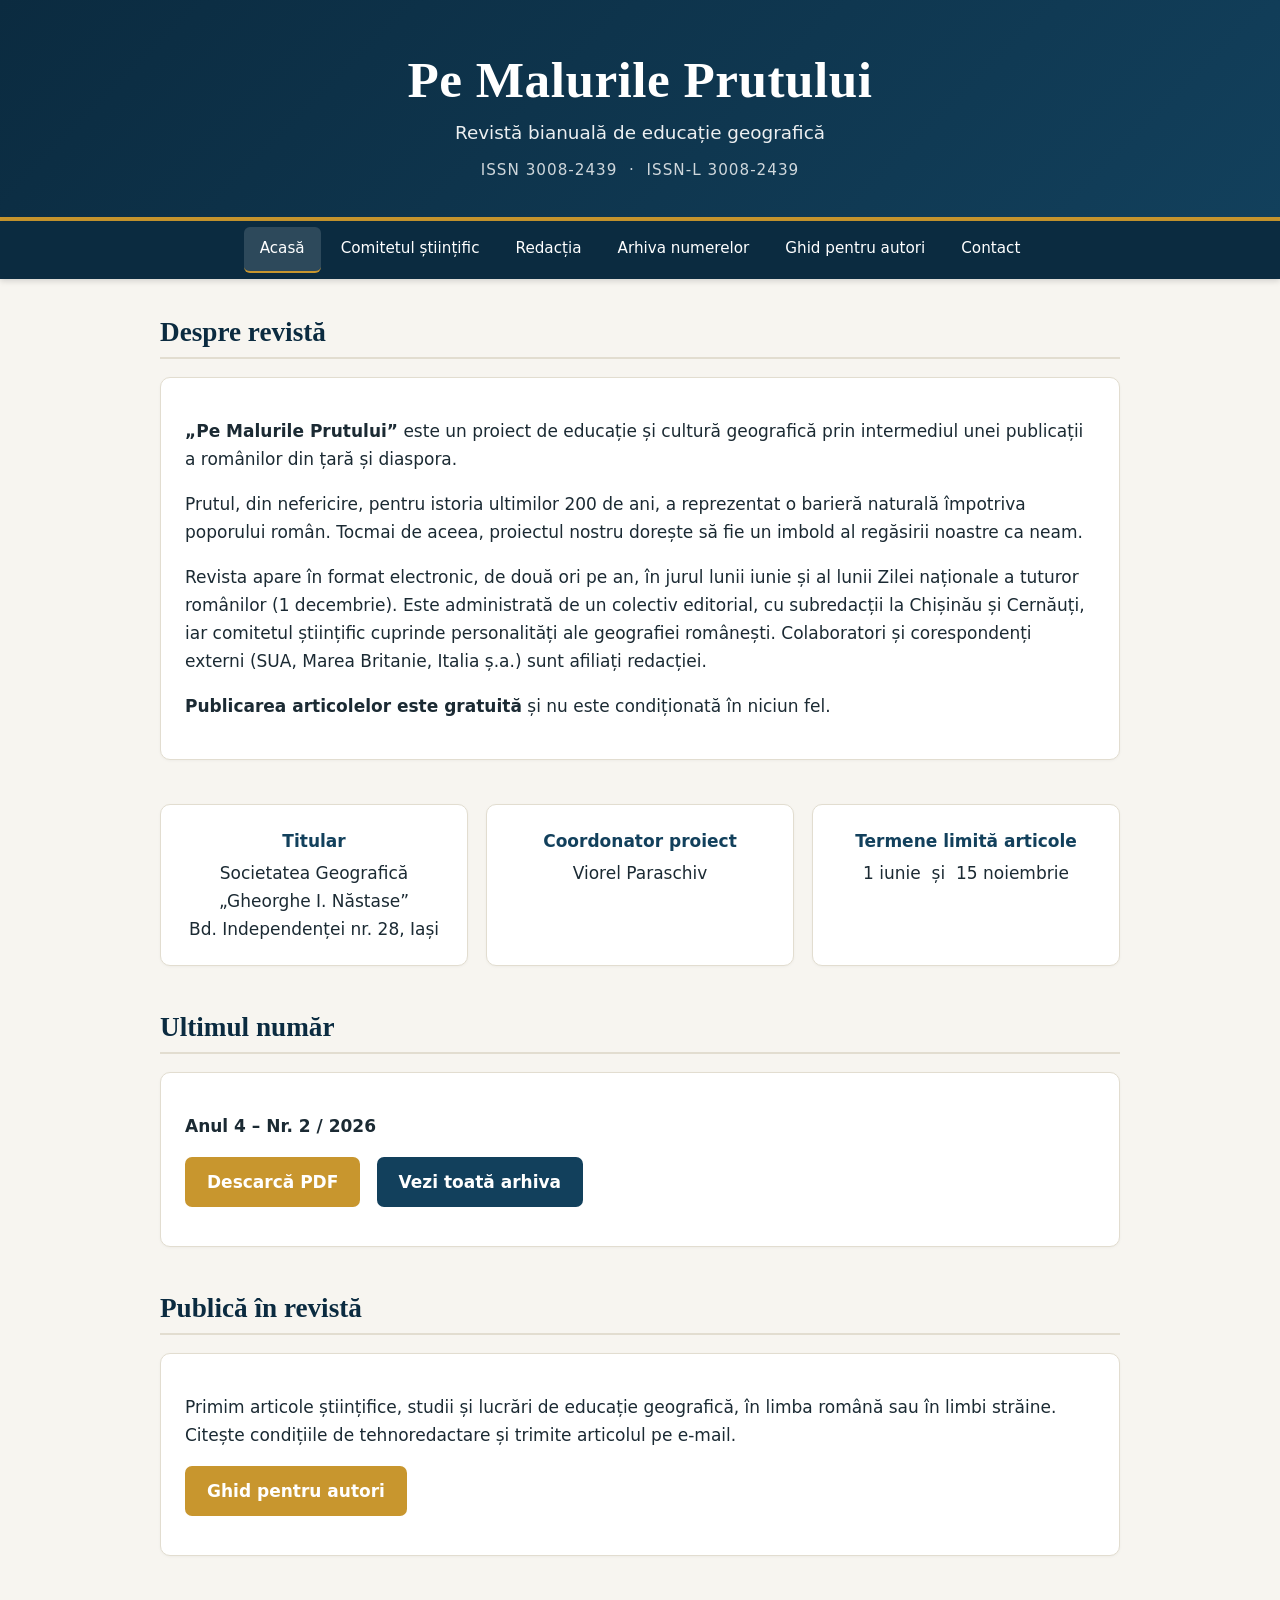
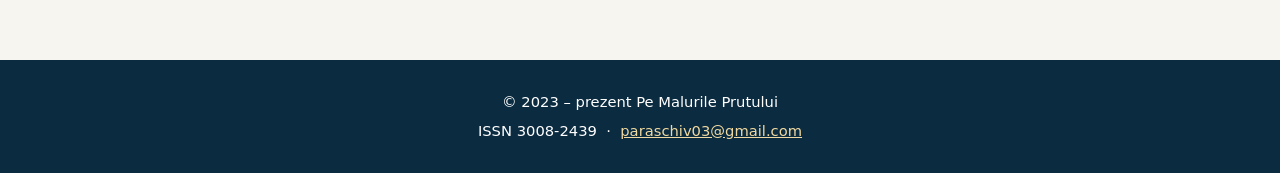
<file: index.html>
<!DOCTYPE html>
<html lang="ro">
<head>
<meta charset="utf-8">
<meta name="viewport" content="width=device-width, initial-scale=1">
<title>Pe Malurile Prutului – Revistă bianuală de educație geografică</title>
<meta name="description" content="„Pe Malurile Prutului” – revistă bianuală de educație geografică, a românilor din țară și diaspora. Articole științifice, ghid pentru autori, arhiva numerelor.">
<link rel="stylesheet" href="style.css">
<link rel="icon" type="image/svg+xml" href="/favicon.svg">
<link rel="icon" type="image/png" sizes="48x48" href="/favicon-48.png">
<link rel="icon" type="image/png" sizes="192x192" href="/favicon-192.png">
<link rel="apple-touch-icon" href="/apple-touch-icon.png">
</head>
<body>

<header class="header">
  <h1>Pe Malurile Prutului</h1>
  <p class="sub">Revistă bianuală de educație geografică</p>
  <p class="issn">ISSN 3008-2439 &nbsp;·&nbsp; ISSN-L 3008-2439</p>
</header>

<nav class="nav">
  <a class="active" href="/">Acasă</a>
  <a href="/comitet">Comitetul științific</a>
  <a href="/redactia">Redacția</a>
  <a href="/arhiva">Arhiva numerelor</a>
  <a href="/ghid-autori">Ghid pentru autori</a>
  <a href="/contact">Contact</a>
</nav>

<main>
  <section>
    <h2>Despre revistă</h2>
    <div class="card">
      <p><strong>„Pe Malurile Prutului”</strong> este un proiect de educație și cultură geografică prin intermediul unei publicații a românilor din țară și diaspora.</p>
      <p>Prutul, din nefericire, pentru istoria ultimilor 200 de ani, a reprezentat o barieră naturală împotriva poporului român. Tocmai de aceea, proiectul nostru dorește să fie un imbold al regăsirii noastre ca neam.</p>
      <p>Revista apare în format electronic, de două ori pe an, în jurul lunii iunie și al lunii Zilei naționale a tuturor românilor (1 decembrie). Este administrată de un colectiv editorial, cu subredacții la Chișinău și Cernăuți, iar comitetul științific cuprinde personalități ale geografiei românești. Colaboratori și corespondenți externi (SUA, Marea Britanie, Italia ș.a.) sunt afiliați redacției.</p>
      <p><strong>Publicarea articolelor este gratuită</strong> și nu este condiționată în niciun fel.</p>
    </div>
  </section>

  <section class="info">
    <div class="card"><strong>Titular</strong>Societatea Geografică „Gheorghe I. Năstase”<br>Bd. Independenței nr. 28, Iași</div>
    <div class="card"><strong>Coordonator proiect</strong>Viorel Paraschiv</div>
    <div class="card"><strong>Termene limită articole</strong>1 iunie &nbsp;și&nbsp; 15 noiembrie</div>
  </section>

  <section>
    <h2>Ultimul număr</h2>
    <div class="card">
      <p><b>Anul 4 – Nr. 2 / 2026</b></p>
      <p><a class="btn" href="pdf/numar-4-2-2026.pdf">Descarcă PDF</a> &nbsp; <a class="btn alt" href="/arhiva">Vezi toată arhiva</a></p>
    </div>
  </section>

  <section>
    <h2>Publică în revistă</h2>
    <div class="card">
      <p>Primim articole științifice, studii și lucrări de educație geografică, în limba română sau în limbi străine. Citește condițiile de tehnoredactare și trimite articolul pe e-mail.</p>
      <p><a class="btn" href="/ghid-autori">Ghid pentru autori</a></p>
    </div>
  </section>
</main>

<footer class="footer">
  <p>© 2023 – prezent Pe Malurile Prutului</p>
  <p>ISSN 3008-2439 &nbsp;·&nbsp; <a href="mailto:paraschiv03@gmail.com">paraschiv03@gmail.com</a></p>
</footer>

<!-- Cloudflare Web Analytics --><script type='module' src='https://static.cloudflareinsights.com/beacon.min.js' data-cf-beacon='{"token": "3bc73e5d9667493cb33cc53c65492dfc"}'></script><!-- End Cloudflare Web Analytics -->
</body>
</html>
</file>
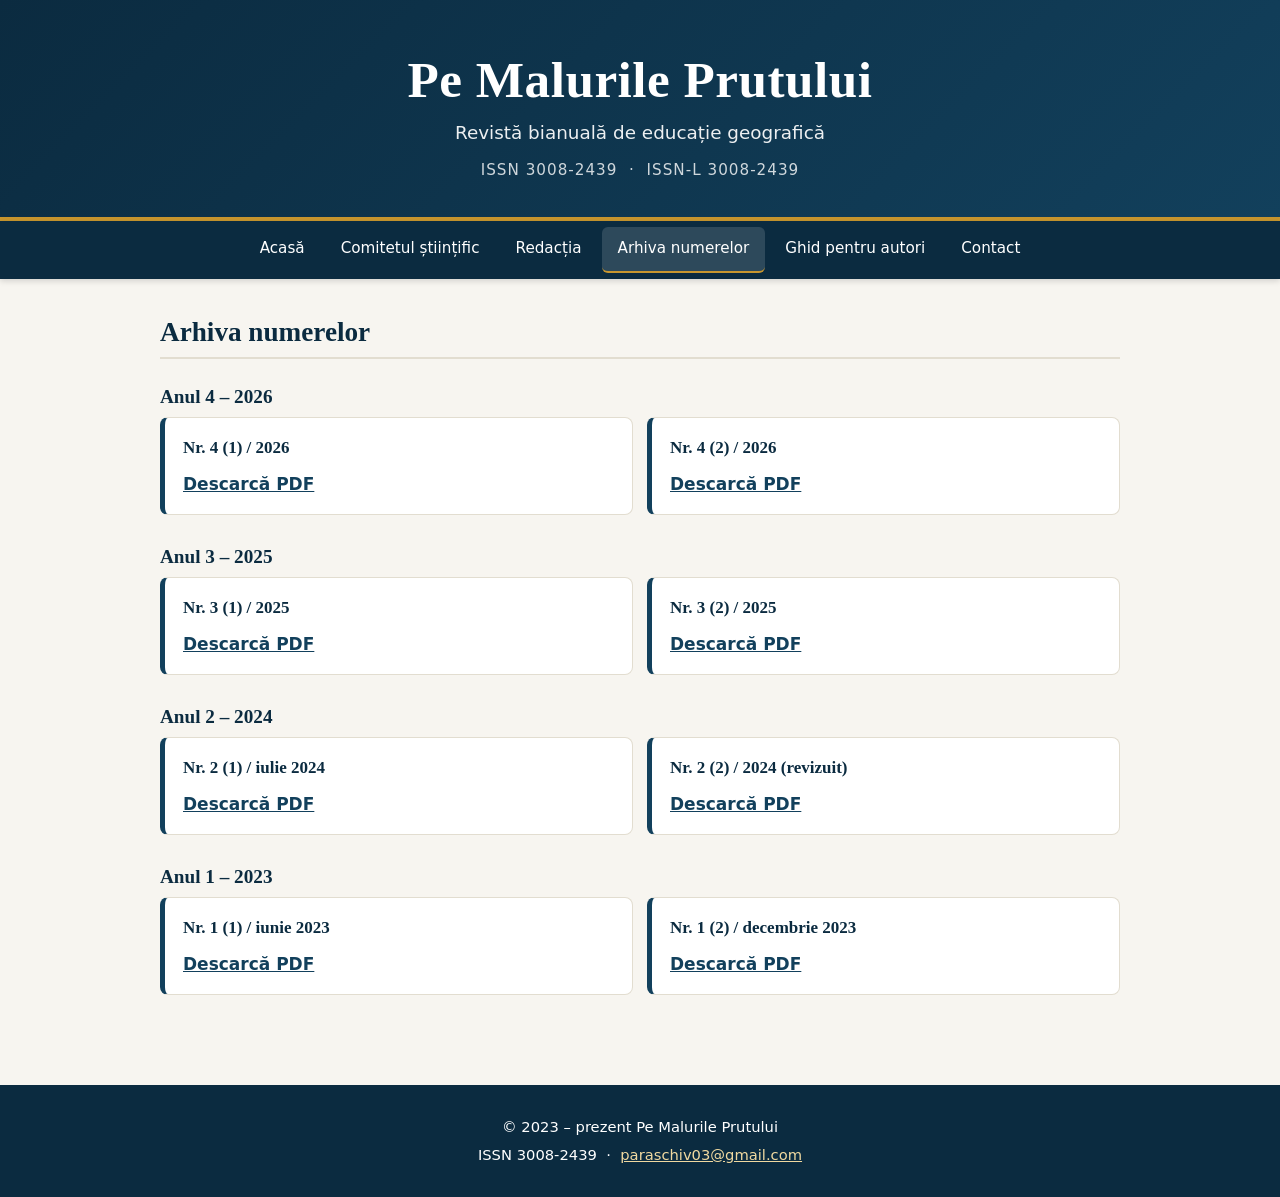
<file: arhiva.html>
<!DOCTYPE html>
<html lang="ro">
<head>
<meta charset="utf-8">
<meta name="viewport" content="width=device-width, initial-scale=1">
<title>Arhiva numerelor – Pe Malurile Prutului</title>
<meta name="description" content="Arhiva numerelor revistei „Pe Malurile Prutului”, în format PDF.">
<link rel="stylesheet" href="style.css">
<link rel="icon" type="image/svg+xml" href="/favicon.svg">
<link rel="icon" type="image/png" sizes="48x48" href="/favicon-48.png">
<link rel="icon" type="image/png" sizes="192x192" href="/favicon-192.png">
<link rel="apple-touch-icon" href="/apple-touch-icon.png">
</head>
<body>

<header class="header">
  <h1>Pe Malurile Prutului</h1>
  <p class="sub">Revistă bianuală de educație geografică</p>
  <p class="issn">ISSN 3008-2439 &nbsp;·&nbsp; ISSN-L 3008-2439</p>
</header>

<nav class="nav">
  <a href="/">Acasă</a>
  <a href="/comitet">Comitetul științific</a>
  <a href="/redactia">Redacția</a>
  <a class="active" href="/arhiva">Arhiva numerelor</a>
  <a href="/ghid-autori">Ghid pentru autori</a>
  <a href="/contact">Contact</a>
</nav>

<main>
  <h2>Arhiva numerelor</h2>

  <div class="year">
    <h3>Anul 4 – 2026</h3>
    <div class="issues">
      <div class="issue"><b>Nr. 4 (1) / 2026</b><a href="pdf/numar-4-1-2026.pdf">Descarcă PDF</a></div>
      <div class="issue"><b>Nr. 4 (2) / 2026</b><a href="pdf/numar-4-2-2026.pdf">Descarcă PDF</a></div>
    </div>
  </div>

  <div class="year">
    <h3>Anul 3 – 2025</h3>
    <div class="issues">
      <div class="issue"><b>Nr. 3 (1) / 2025</b><a href="pdf/numar-3-1-2025.pdf">Descarcă PDF</a></div>
      <div class="issue"><b>Nr. 3 (2) / 2025</b><a href="pdf/numar-3-2-2025.pdf">Descarcă PDF</a></div>
    </div>
  </div>

  <div class="year">
    <h3>Anul 2 – 2024</h3>
    <div class="issues">
      <div class="issue"><b>Nr. 2 (1) / iulie 2024</b><a href="pdf/numar-2-1-2024.pdf">Descarcă PDF</a></div>
      <div class="issue"><b>Nr. 2 (2) / 2024 (revizuit)</b><a href="pdf/numar-2-2-2024.pdf">Descarcă PDF</a></div>
    </div>
  </div>

  <div class="year">
    <h3>Anul 1 – 2023</h3>
    <div class="issues">
      <div class="issue"><b>Nr. 1 (1) / iunie 2023</b><a href="pdf/numar-1-1-2023.pdf">Descarcă PDF</a></div>
      <div class="issue"><b>Nr. 1 (2) / decembrie 2023</b><a href="pdf/numar-1-2-2023.pdf">Descarcă PDF</a></div>
    </div>
  </div>
</main>

<footer class="footer">
  <p>© 2023 – prezent Pe Malurile Prutului</p>
  <p>ISSN 3008-2439 &nbsp;·&nbsp; <a href="mailto:paraschiv03@gmail.com">paraschiv03@gmail.com</a></p>
</footer>

<!-- Cloudflare Web Analytics --><script type='module' src='https://static.cloudflareinsights.com/beacon.min.js' data-cf-beacon='{"token": "3bc73e5d9667493cb33cc53c65492dfc"}'></script><!-- End Cloudflare Web Analytics -->
</body>
</html>
</file>
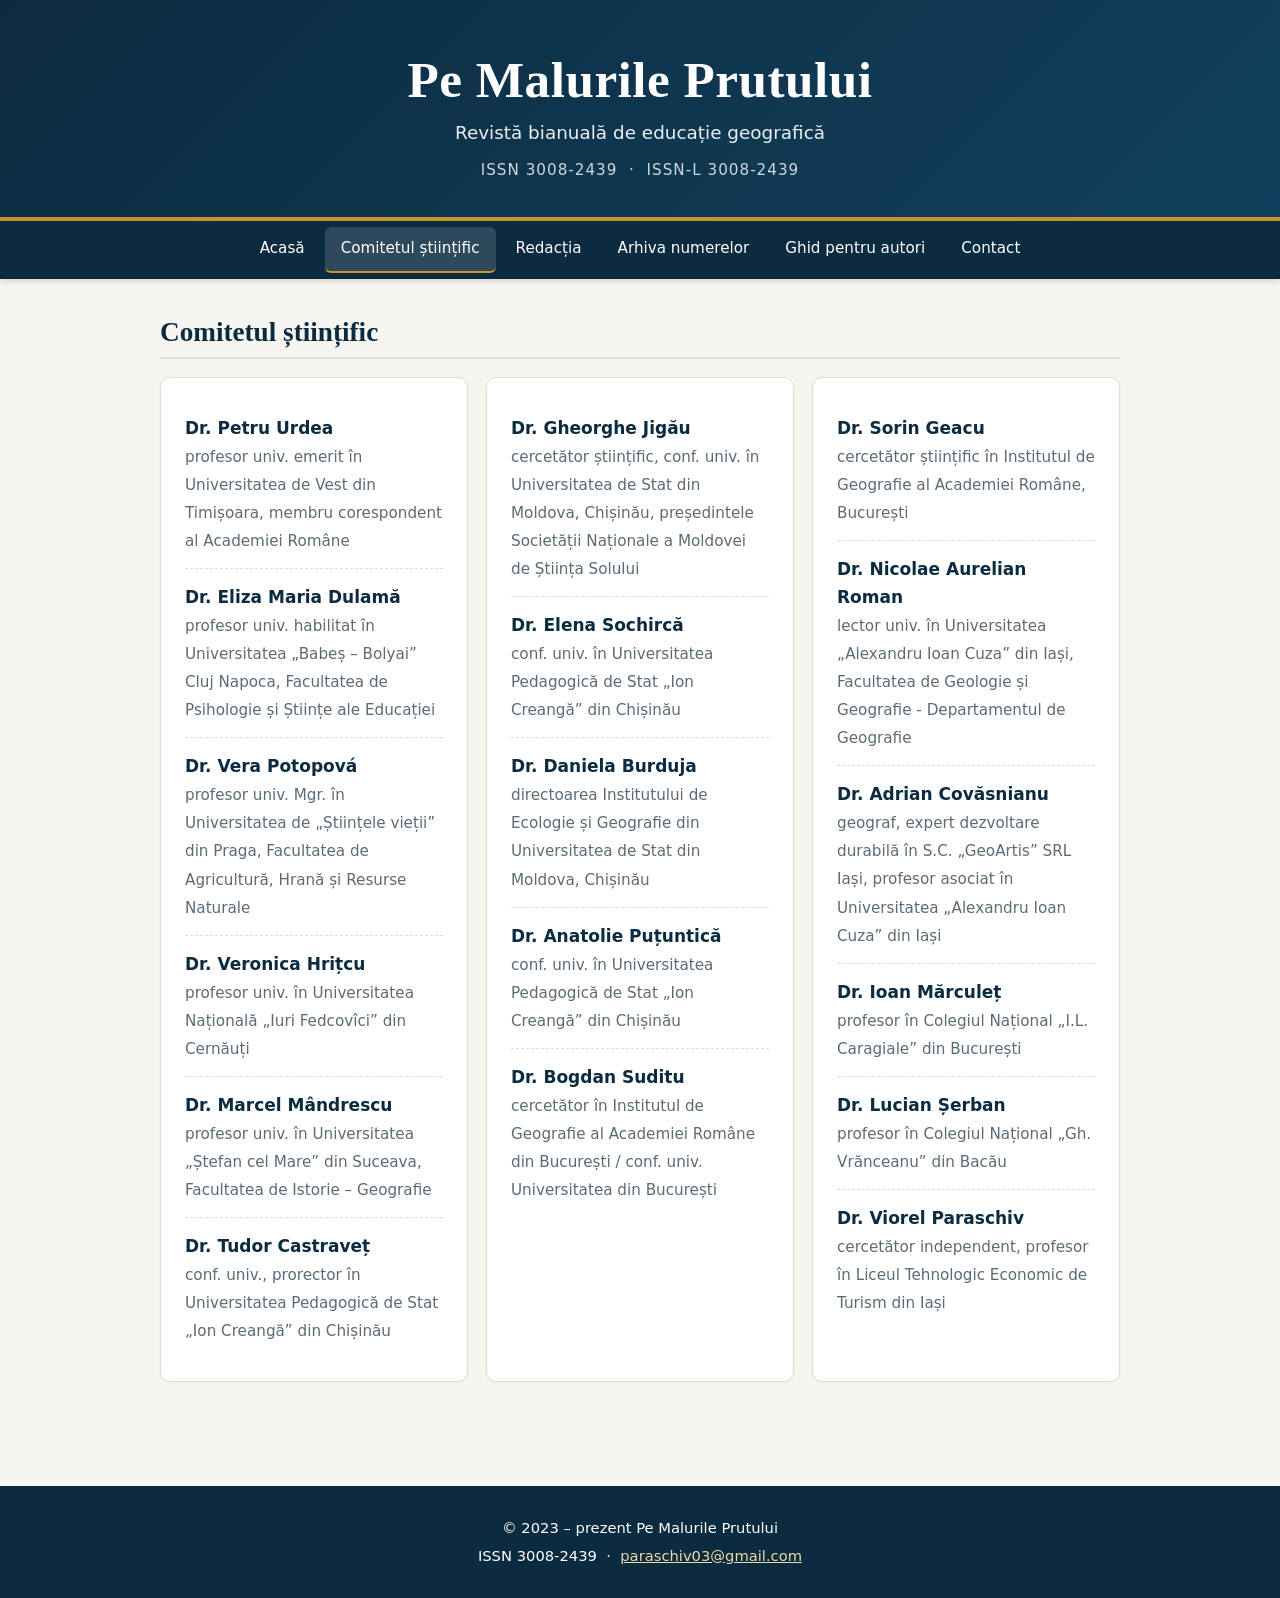
<file: comitet.html>
<!DOCTYPE html>
<html lang="ro">
<head>
<meta charset="utf-8">
<meta name="viewport" content="width=device-width, initial-scale=1">
<title>Comitetul științific – Pe Malurile Prutului</title>
<meta name="description" content="Comitetul științific al revistei „Pe Malurile Prutului”.">
<link rel="stylesheet" href="style.css">
<link rel="icon" type="image/svg+xml" href="/favicon.svg">
<link rel="icon" type="image/png" sizes="48x48" href="/favicon-48.png">
<link rel="icon" type="image/png" sizes="192x192" href="/favicon-192.png">
<link rel="apple-touch-icon" href="/apple-touch-icon.png">
</head>
<body>

<header class="header">
  <h1>Pe Malurile Prutului</h1>
  <p class="sub">Revistă bianuală de educație geografică</p>
  <p class="issn">ISSN 3008-2439 &nbsp;·&nbsp; ISSN-L 3008-2439</p>
</header>

<nav class="nav">
  <a href="/">Acasă</a>
  <a class="active" href="/comitet">Comitetul științific</a>
  <a href="/redactia">Redacția</a>
  <a href="/arhiva">Arhiva numerelor</a>
  <a href="/ghid-autori">Ghid pentru autori</a>
  <a href="/contact">Contact</a>
</nav>

<main>
  <section>
    <h2>Comitetul științific</h2>
    <div class="grid">

      <div class="card">
        <div class="person"><strong>Dr. Petru Urdea</strong><span>profesor univ. emerit în Universitatea de Vest din Timișoara, membru corespondent al Academiei Române</span></div>
        <div class="person"><strong>Dr. Eliza Maria Dulamă</strong><span>profesor univ. habilitat în Universitatea „Babeș – Bolyai” Cluj Napoca, Facultatea de Psihologie și Științe ale Educației</span></div>
        <div class="person"><strong>Dr. Vera Potopová</strong><span>profesor univ. Mgr. în Universitatea de „Științele vieții” din Praga, Facultatea de Agricultură, Hrană și Resurse Naturale </span></div>
        <div class="person"><strong>Dr. Veronica Hrițcu</strong><span>profesor univ. în Universitatea Națională „Iuri Fedcovîci” din Cernăuți</span></div>
        <div class="person"><strong>Dr. Marcel Mândrescu</strong><span>profesor univ. în Universitatea „Ștefan cel Mare” din Suceava, Facultatea de Istorie – Geografie</span></div>
        <div class="person"><strong>Dr. Tudor Castraveț</strong><span>conf. univ., prorector în Universitatea Pedagogică de Stat „Ion Creangă” din Chișinău</span></div>
      </div>

      <div class="card">
        <div class="person"><strong>Dr. Gheorghe Jigău</strong><span>cercetător științific, conf. univ. în Universitatea de Stat din Moldova, Chișinău, președintele Societății Naționale a Moldovei de Știința Solului</span></div>
        <div class="person"><strong>Dr. Elena Sochircă</strong><span>conf. univ. în Universitatea Pedagogică de Stat „Ion Creangă” din Chișinău</span></div>
        <div class="person"><strong>Dr. Daniela Burduja</strong><span>directoarea Institutului de Ecologie și Geografie din Universitatea de Stat din Moldova, Chișinău</span></div>
        <div class="person"><strong>Dr. Anatolie Puțuntică</strong><span>conf. univ.  în Universitatea Pedagogică de Stat „Ion Creangă” din Chișinău</span></div>
        <div class="person"><strong>Dr. Bogdan Suditu</strong><span>cercetător în Institutul de Geografie al Academiei Române din București / conf. univ.  Universitatea din București</span></div>
      </div>

      <div class="card">
        <div class="person"><strong>Dr. Sorin Geacu</strong><span>cercetător științific în Institutul de Geografie al Academiei Române, București</span></div>
        <div class="person"><strong>Dr. Nicolae Aurelian Roman</strong><span>lector univ. în Universitatea „Alexandru Ioan Cuza” din Iași, Facultatea de Geologie și Geografie - Departamentul de Geografie</span></div>
        <div class="person"><strong>Dr. Adrian Covăsnianu</strong><span>geograf, expert dezvoltare durabilă în S.C. „GeoArtis” SRL Iași, profesor asociat în Universitatea „Alexandru Ioan Cuza” din Iași</span></div>
        <div class="person"><strong>Dr. Ioan Mărculeț</strong><span>profesor în Colegiul Național „I.L. Caragiale” din București</span></div>
        <div class="person"><strong>Dr. Lucian Șerban</strong><span>profesor în Colegiul Național „Gh. Vrănceanu” din Bacău</span></div>
        <div class="person"><strong>Dr. Viorel Paraschiv</strong><span>cercetător independent, profesor în Liceul Tehnologic Economic de Turism din Iași</span></div>
      </div>

    </div>
  </section>
</main>

<footer class="footer">
  <p>© 2023 – prezent Pe Malurile Prutului</p>
  <p>ISSN 3008-2439 &nbsp;·&nbsp; <a href="mailto:paraschiv03@gmail.com">paraschiv03@gmail.com</a></p>
</footer>

<!-- Cloudflare Web Analytics --><script type='module' src='https://static.cloudflareinsights.com/beacon.min.js' data-cf-beacon='{"token": "3bc73e5d9667493cb33cc53c65492dfc"}'></script><!-- End Cloudflare Web Analytics -->
</body>
</html>
</file>
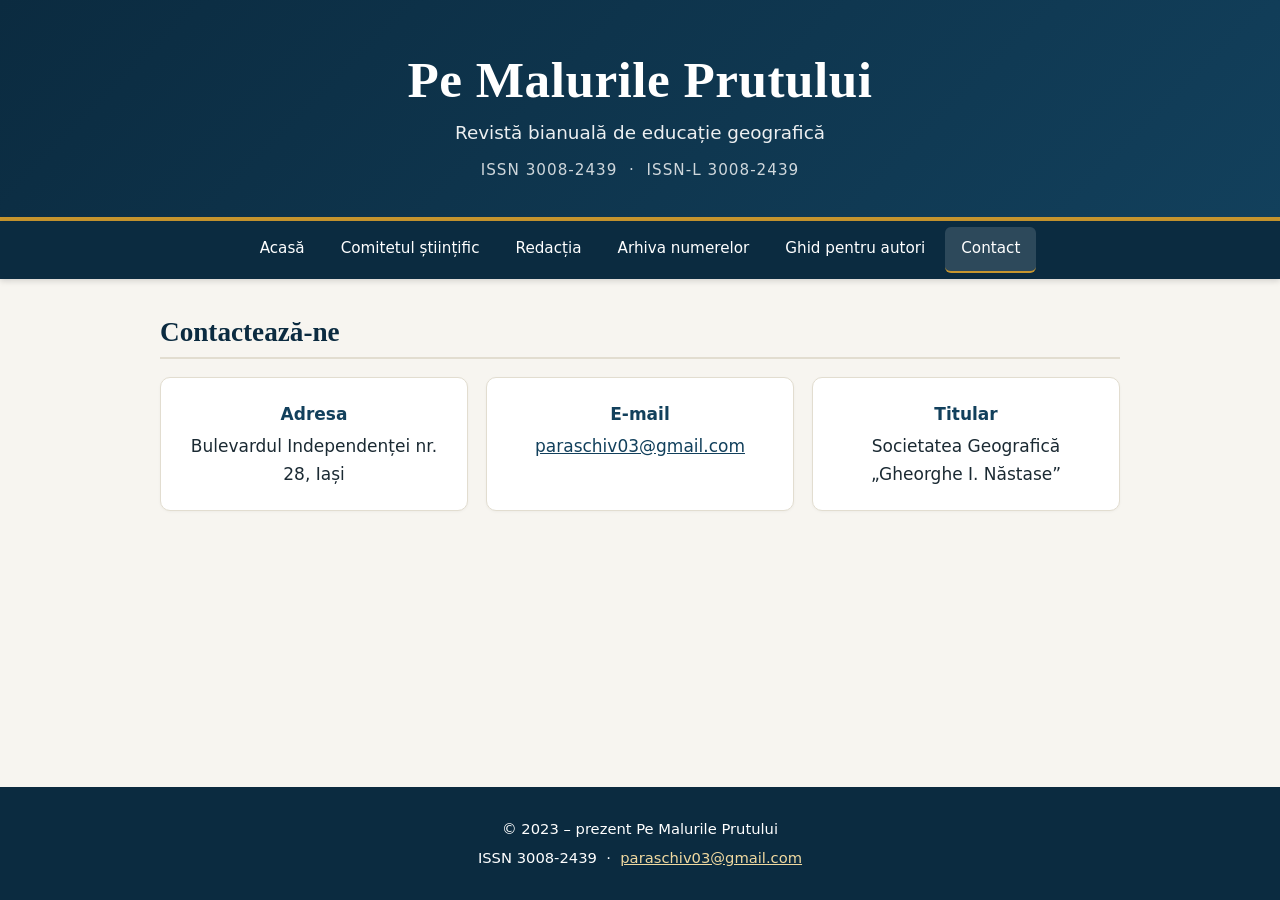
<file: contact.html>
<!DOCTYPE html>
<html lang="ro">
<head>
<meta charset="utf-8">
<meta name="viewport" content="width=device-width, initial-scale=1">
<title>Contact – Pe Malurile Prutului</title>
<meta name="description" content="Datele de contact ale redacției revistei „Pe Malurile Prutului”.">
<link rel="stylesheet" href="style.css">
<link rel="icon" type="image/svg+xml" href="/favicon.svg">
<link rel="icon" type="image/png" sizes="48x48" href="/favicon-48.png">
<link rel="icon" type="image/png" sizes="192x192" href="/favicon-192.png">
<link rel="apple-touch-icon" href="/apple-touch-icon.png">
</head>
<body>

<header class="header">
  <h1>Pe Malurile Prutului</h1>
  <p class="sub">Revistă bianuală de educație geografică</p>
  <p class="issn">ISSN 3008-2439 &nbsp;·&nbsp; ISSN-L 3008-2439</p>
</header>

<nav class="nav">
  <a href="/">Acasă</a>
  <a href="/comitet">Comitetul științific</a>
  <a href="/redactia">Redacția</a>
  <a href="/arhiva">Arhiva numerelor</a>
  <a href="/ghid-autori">Ghid pentru autori</a>
  <a class="active" href="/contact">Contact</a>
</nav>

<main>
  <h2>Contactează-ne</h2>
  <div class="info">
    <div class="card"><strong>Adresa</strong>Bulevardul Independenței nr. 28, Iași</div>
    <div class="card"><strong>E-mail</strong><a href="mailto:paraschiv03@gmail.com">paraschiv03@gmail.com</a></div>
    <div class="card"><strong>Titular</strong>Societatea Geografică „Gheorghe I. Năstase”</div>
  </div>
</main>

<footer class="footer">
  <p>© 2023 – prezent Pe Malurile Prutului</p>
  <p>ISSN 3008-2439 &nbsp;·&nbsp; <a href="mailto:paraschiv03@gmail.com">paraschiv03@gmail.com</a></p>
</footer>

<!-- Cloudflare Web Analytics --><script type='module' src='https://static.cloudflareinsights.com/beacon.min.js' data-cf-beacon='{"token": "3bc73e5d9667493cb33cc53c65492dfc"}'></script><!-- End Cloudflare Web Analytics -->
</body>
</html>
</file>
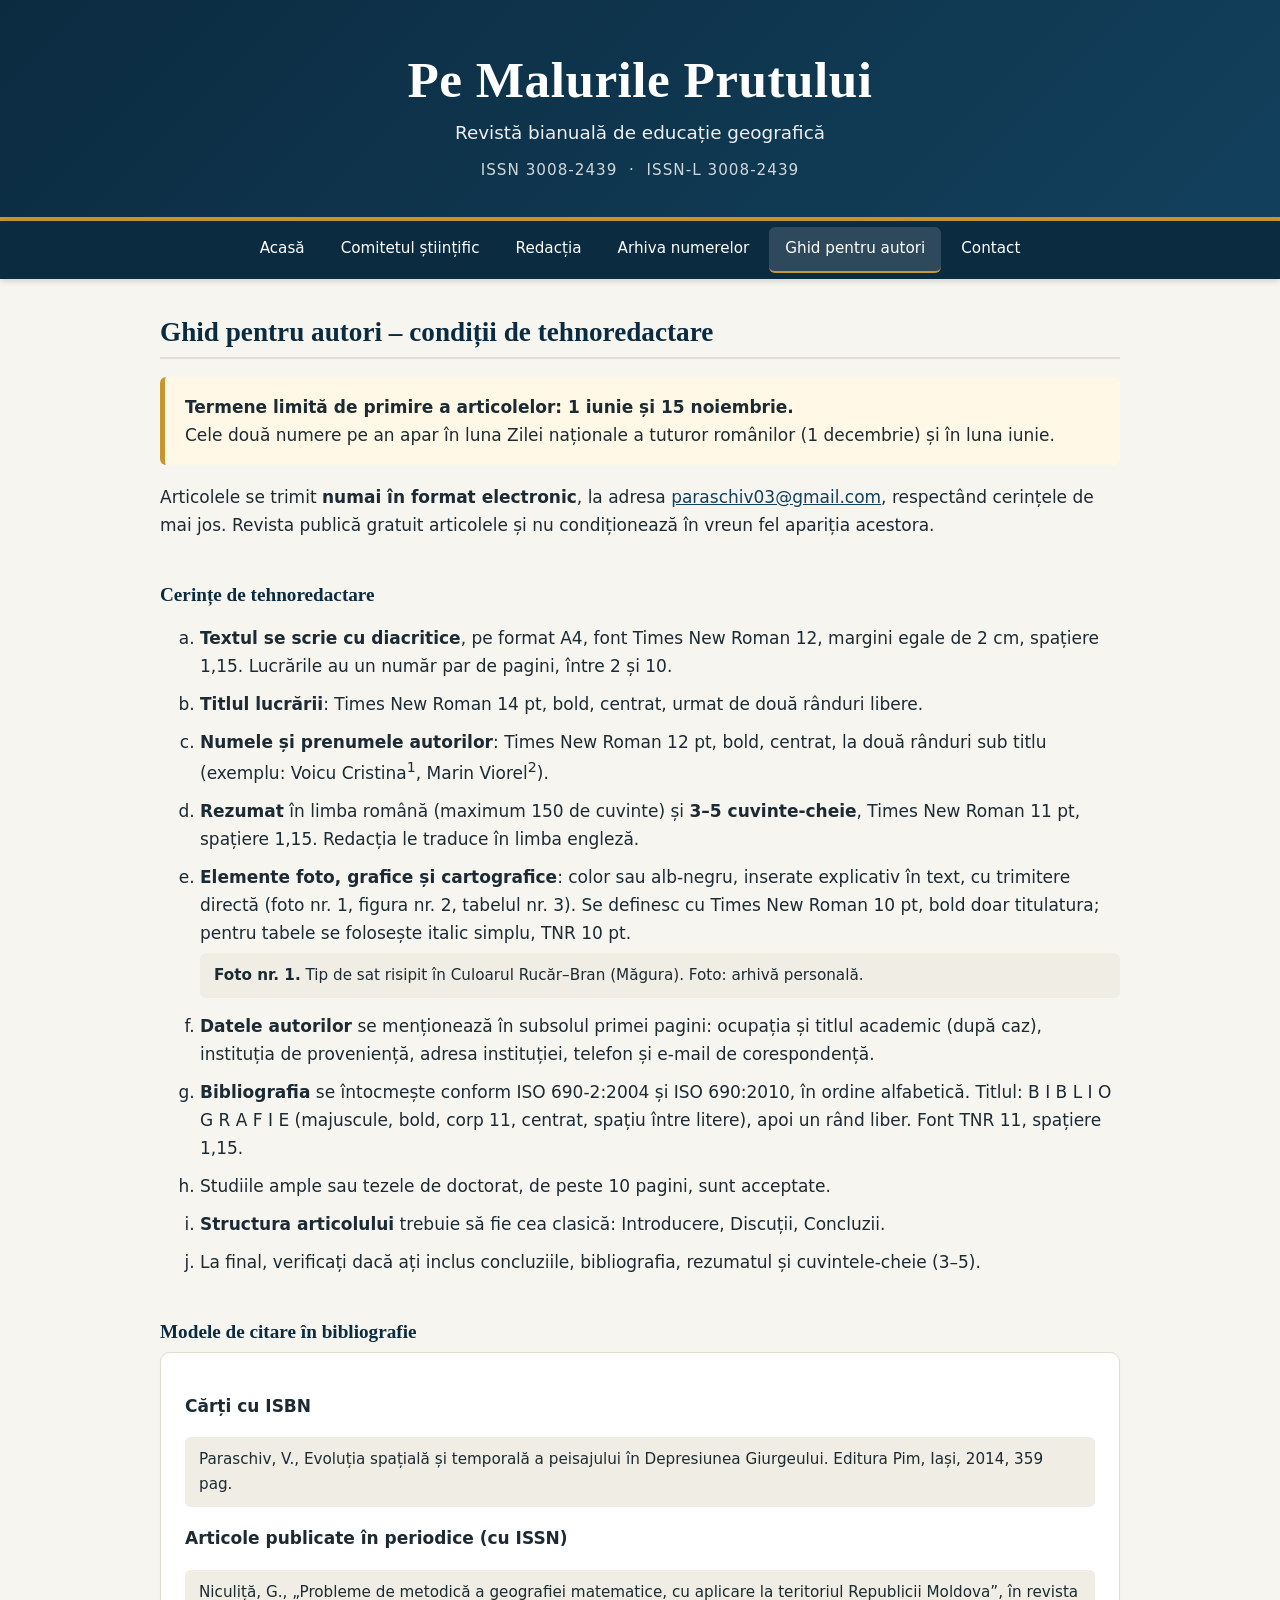
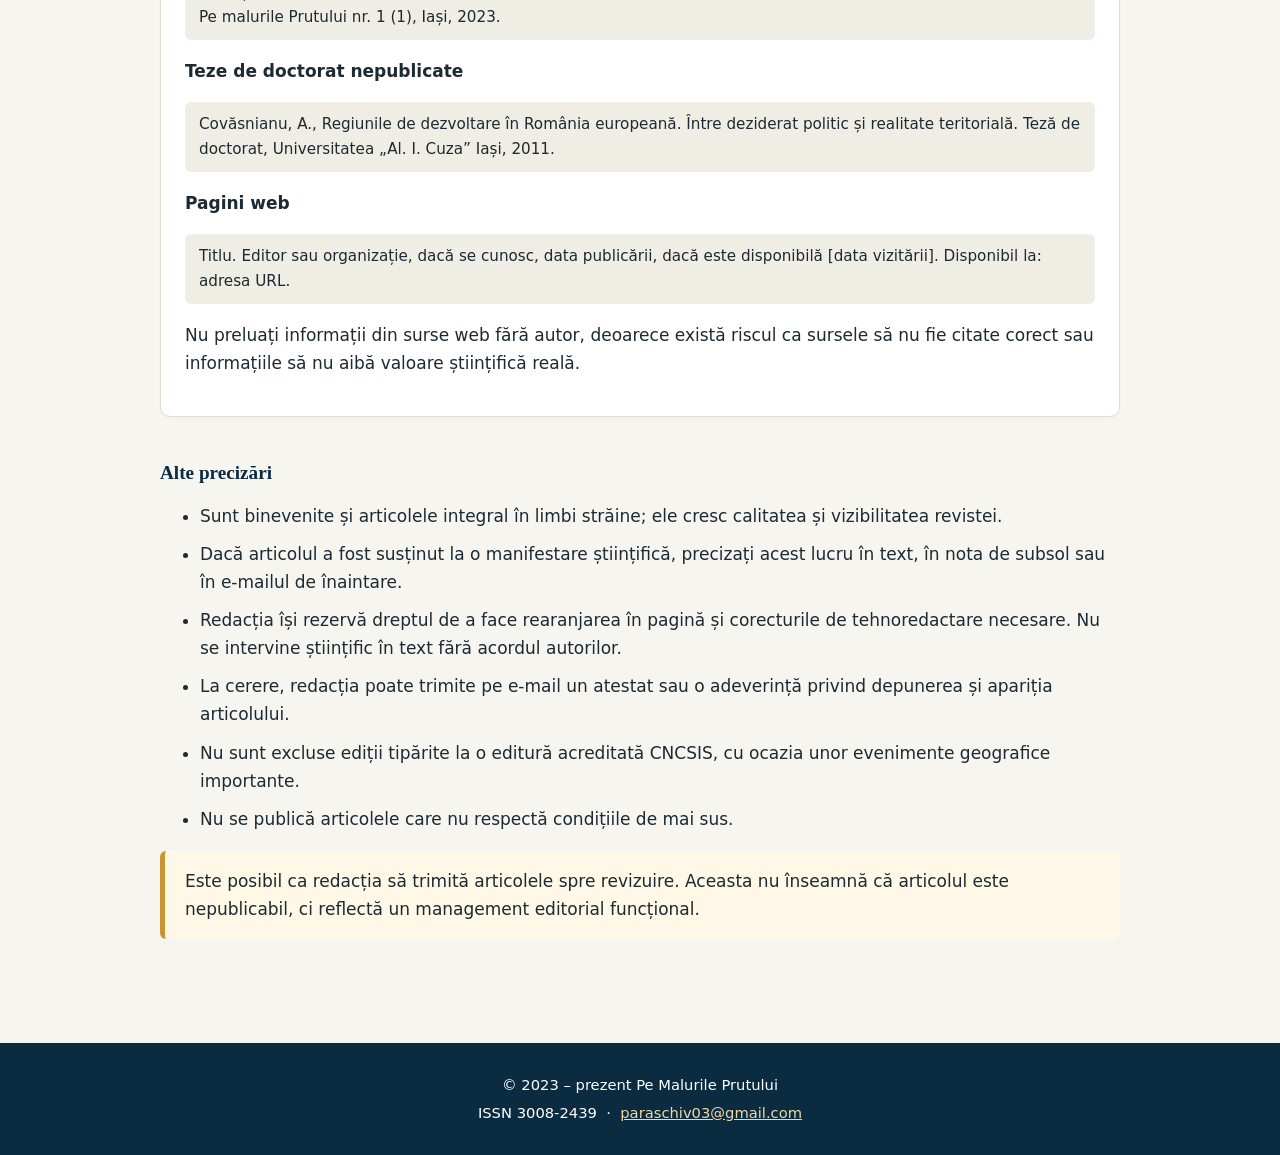
<file: ghid-autori.html>
<!DOCTYPE html>
<html lang="ro">
<head>
<meta charset="utf-8">
<meta name="viewport" content="width=device-width, initial-scale=1">
<title>Ghid pentru autori – Pe Malurile Prutului</title>
<meta name="description" content="Condiții de tehnoredactare și termene de trimitere a articolelor pentru revista „Pe Malurile Prutului”.">
<link rel="stylesheet" href="style.css">
<link rel="icon" type="image/svg+xml" href="/favicon.svg">
<link rel="icon" type="image/png" sizes="48x48" href="/favicon-48.png">
<link rel="icon" type="image/png" sizes="192x192" href="/favicon-192.png">
<link rel="apple-touch-icon" href="/apple-touch-icon.png">
</head>
<body>

<header class="header">
  <h1>Pe Malurile Prutului</h1>
  <p class="sub">Revistă bianuală de educație geografică</p>
  <p class="issn">ISSN 3008-2439 &nbsp;·&nbsp; ISSN-L 3008-2439</p>
</header>

<nav class="nav">
  <a href="/">Acasă</a>
  <a href="/comitet">Comitetul științific</a>
  <a href="/redactia">Redacția</a>
  <a href="/arhiva">Arhiva numerelor</a>
  <a class="active" href="/ghid-autori">Ghid pentru autori</a>
  <a href="/contact">Contact</a>
</nav>

<main>
  <h2>Ghid pentru autori – condiții de tehnoredactare</h2>

  <div class="notice">
    <strong>Termene limită de primire a articolelor: 1 iunie și 15 noiembrie.</strong><br>
    Cele două numere pe an apar în luna Zilei naționale a tuturor românilor (1 decembrie) și în luna iunie.
  </div>

  <section>
    <p>Articolele se trimit <strong>numai în format electronic</strong>, la adresa <a href="mailto:paraschiv03@gmail.com">paraschiv03@gmail.com</a>, respectând cerințele de mai jos. Revista publică gratuit articolele și nu condiționează în vreun fel apariția acestora.</p>
  </section>

  <section>
    <h3>Cerințe de tehnoredactare</h3>
    <ol class="rules" type="a">
      <li><strong>Textul se scrie cu diacritice</strong>, pe format A4, font Times New Roman 12, margini egale de 2 cm, spațiere 1,15. Lucrările au un număr par de pagini, între 2 și 10.</li>
      <li><strong>Titlul lucrării</strong>: Times New Roman 14 pt, bold, centrat, urmat de două rânduri libere.</li>
      <li><strong>Numele și prenumele autorilor</strong>: Times New Roman 12 pt, bold, centrat, la două rânduri sub titlu (exemplu: Voicu Cristina<sup>1</sup>, Marin Viorel<sup>2</sup>).</li>
      <li><strong>Rezumat</strong> în limba română (maximum 150 de cuvinte) și <strong>3–5 cuvinte-cheie</strong>, Times New Roman 11 pt, spațiere 1,15. Redacția le traduce în limba engleză.</li>
      <li><strong>Elemente foto, grafice și cartografice</strong>: color sau alb-negru, inserate explicativ în text, cu trimitere directă (foto nr. 1, figura nr. 2, tabelul nr. 3). Se definesc cu Times New Roman 10 pt, bold doar titulatura; pentru tabele se folosește italic simplu, TNR 10 pt.
        <div class="example"><strong>Foto nr. 1.</strong> Tip de sat risipit în Culoarul Rucăr–Bran (Măgura). Foto: arhivă personală.</div>
      </li>
      <li><strong>Datele autorilor</strong> se menționează în subsolul primei pagini: ocupația și titlul academic (după caz), instituția de proveniență, adresa instituției, telefon și e-mail de corespondență.</li>
      <li><strong>Bibliografia</strong> se întocmește conform ISO 690-2:2004 și ISO 690:2010, în ordine alfabetică. Titlul: B I B L I O G R A F I E (majuscule, bold, corp 11, centrat, spațiu între litere), apoi un rând liber. Font TNR 11, spațiere 1,15.</li>
      <li>Studiile ample sau tezele de doctorat, de peste 10 pagini, sunt acceptate.</li>
      <li><strong>Structura articolului</strong> trebuie să fie cea clasică: Introducere, Discuții, Concluzii.</li>
      <li>La final, verificați dacă ați inclus concluziile, bibliografia, rezumatul și cuvintele-cheie (3–5).</li>
    </ol>
  </section>

  <section>
    <h3>Modele de citare în bibliografie</h3>
    <div class="card">
      <p><strong>Cărți cu ISBN</strong></p>
      <div class="example">Paraschiv, V., Evoluția spațială și temporală a peisajului în Depresiunea Giurgeului. Editura Pim, Iași, 2014, 359 pag.</div>

      <p><strong>Articole publicate în periodice (cu ISSN)</strong></p>
      <div class="example">Niculiță, G., „Probleme de metodică a geografiei matematice, cu aplicare la teritoriul Republicii Moldova”, în revista Pe malurile Prutului nr. 1 (1), Iași, 2023.</div>

      <p><strong>Teze de doctorat nepublicate</strong></p>
      <div class="example">Covăsnianu, A., Regiunile de dezvoltare în România europeană. Între deziderat politic și realitate teritorială. Teză de doctorat, Universitatea „Al. I. Cuza” Iași, 2011.</div>

      <p><strong>Pagini web</strong></p>
      <div class="example">Titlu. Editor sau organizație, dacă se cunosc, data publicării, dacă este disponibilă [data vizitării]. Disponibil la: adresa URL.</div>
      <p>Nu preluați informații din surse web fără autor, deoarece există riscul ca sursele să nu fie citate corect sau informațiile să nu aibă valoare științifică reală.</p>
    </div>
  </section>

  <section>
    <h3>Alte precizări</h3>
    <ul class="rules">
      <li>Sunt binevenite și articolele integral în limbi străine; ele cresc calitatea și vizibilitatea revistei.</li>
      <li>Dacă articolul a fost susținut la o manifestare științifică, precizați acest lucru în text, în nota de subsol sau în e-mailul de înaintare.</li>
      <li>Redacția își rezervă dreptul de a face rearanjarea în pagină și corecturile de tehnoredactare necesare. Nu se intervine științific în text fără acordul autorilor.</li>
      <li>La cerere, redacția poate trimite pe e-mail un atestat sau o adeverință privind depunerea și apariția articolului.</li>
      <li>Nu sunt excluse ediții tipărite la o editură acreditată CNCSIS, cu ocazia unor evenimente geografice importante.</li>
      <li>Nu se publică articolele care nu respectă condițiile de mai sus.</li>
    </ul>
    <div class="notice">Este posibil ca redacția să trimită articolele spre revizuire. Aceasta nu înseamnă că articolul este nepublicabil, ci reflectă un management editorial funcțional.</div>
  </section>
</main>

<footer class="footer">
  <p>© 2023 – prezent Pe Malurile Prutului</p>
  <p>ISSN 3008-2439 &nbsp;·&nbsp; <a href="mailto:paraschiv03@gmail.com">paraschiv03@gmail.com</a></p>
</footer>

<!-- Cloudflare Web Analytics --><script type='module' src='https://static.cloudflareinsights.com/beacon.min.js' data-cf-beacon='{"token": "3bc73e5d9667493cb33cc53c65492dfc"}'></script><!-- End Cloudflare Web Analytics -->
</body>
</html>
</file>
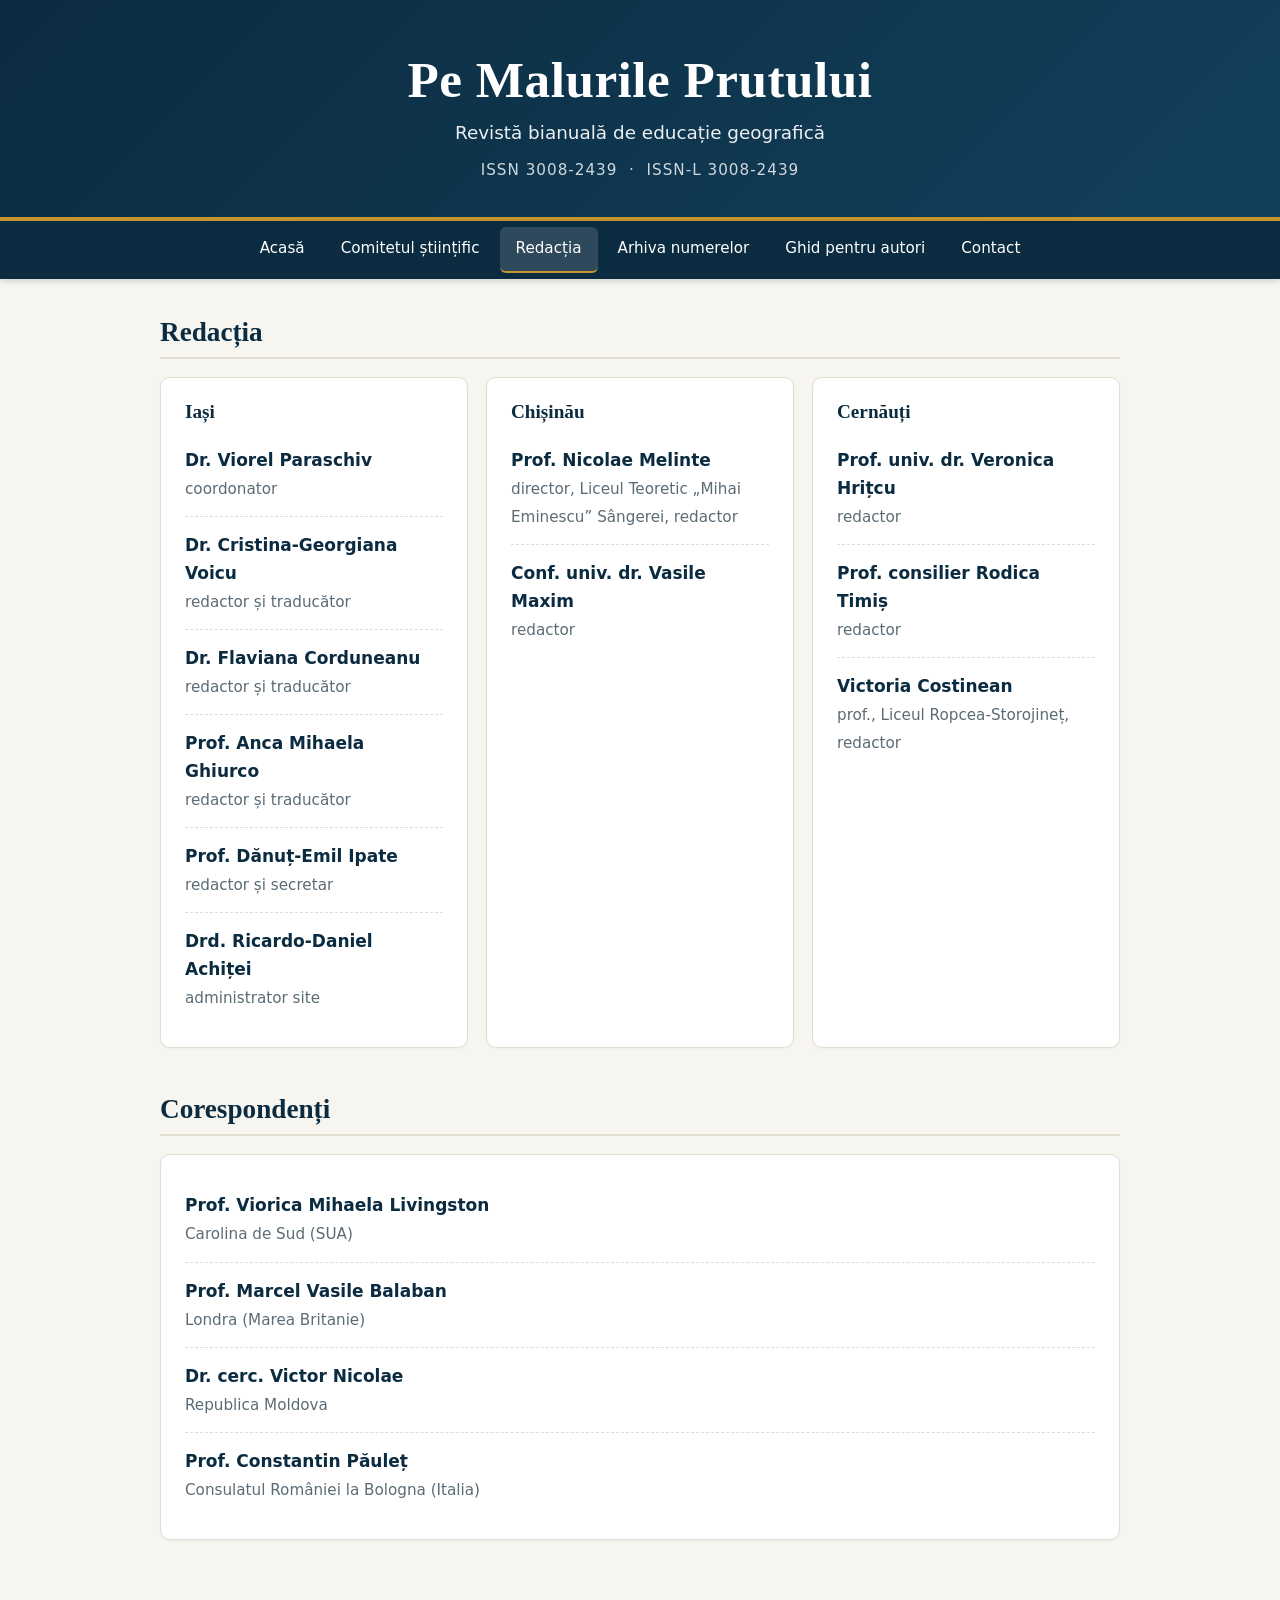
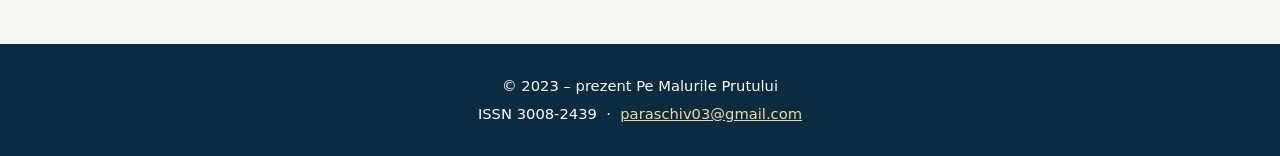
<file: redactia.html>
<!DOCTYPE html>
<html lang="ro">
<head>
<meta charset="utf-8">
<meta name="viewport" content="width=device-width, initial-scale=1">
<title>Redacția – Pe Malurile Prutului</title>
<meta name="description" content="Redacția și corespondenții revistei „Pe Malurile Prutului”: Iași, Chișinău, Cernăuți.">
<link rel="stylesheet" href="style.css">
<link rel="icon" type="image/svg+xml" href="/favicon.svg">
<link rel="icon" type="image/png" sizes="48x48" href="/favicon-48.png">
<link rel="icon" type="image/png" sizes="192x192" href="/favicon-192.png">
<link rel="apple-touch-icon" href="/apple-touch-icon.png">
</head>
<body>

<header class="header">
  <h1>Pe Malurile Prutului</h1>
  <p class="sub">Revistă bianuală de educație geografică</p>
  <p class="issn">ISSN 3008-2439 &nbsp;·&nbsp; ISSN-L 3008-2439</p>
</header>

<nav class="nav">
  <a href="/">Acasă</a>
  <a href="/comitet">Comitetul științific</a>
  <a class="active" href="/redactia">Redacția</a>
  <a href="/arhiva">Arhiva numerelor</a>
  <a href="/ghid-autori">Ghid pentru autori</a>
  <a href="/contact">Contact</a>
</nav>

<main>
  <section>
    <h2>Redacția</h2>
    <div class="grid">

      <div class="card">
        <h3 style="margin-top:0">Iași</h3>
        <div class="person"><strong>Dr. Viorel Paraschiv</strong><span>coordonator</span></div>
        <div class="person"><strong>Dr. Cristina-Georgiana Voicu</strong><span>redactor și traducător</span></div>
        <div class="person"><strong>Dr. Flaviana Corduneanu</strong><span>redactor și traducător</span></div>
        <div class="person"><strong>Prof. Anca Mihaela Ghiurco</strong><span>redactor și traducător</span></div>
        <div class="person"><strong>Prof. Dănuț-Emil Ipate</strong><span>redactor și secretar</span></div>
        <div class="person"><strong>Drd. Ricardo-Daniel Achiței</strong><span>administrator site</span></div>
      </div>

      <div class="card">
        <h3 style="margin-top:0">Chișinău</h3>
        <div class="person"><strong>Prof. Nicolae Melinte</strong><span>director, Liceul Teoretic „Mihai Eminescu” Sângerei, redactor</span></div>
        <div class="person"><strong>Conf. univ. dr. Vasile Maxim</strong><span>redactor</span></div>
      </div>

      <div class="card">
        <h3 style="margin-top:0">Cernăuți</h3>
        <div class="person"><strong>Prof. univ. dr. Veronica Hrițcu</strong><span>redactor</span></div>
        <div class="person"><strong>Prof. consilier Rodica Timiș</strong><span>redactor</span></div>
        <div class="person"><strong>Victoria Costinean</strong><span>prof., Liceul Ropcea-Storojineț, redactor</span></div>
      </div>

    </div>
  </section>

  <section>
    <h2>Corespondenți</h2>
    <div class="card">
      <div class="person"><strong>Prof. Viorica Mihaela Livingston</strong><span>Carolina de Sud (SUA)</span></div>
      <div class="person"><strong>Prof. Marcel Vasile Balaban</strong><span>Londra (Marea Britanie)</span></div>
      <div class="person"><strong>Dr. cerc. Victor Nicolae</strong><span>Republica Moldova</span></div>
      <div class="person"><strong>Prof. Constantin Păuleț</strong><span>Consulatul României la Bologna (Italia)</span></div>
    </div>
  </section>
</main>

<footer class="footer">
  <p>© 2023 – prezent Pe Malurile Prutului</p>
  <p>ISSN 3008-2439 &nbsp;·&nbsp; <a href="mailto:paraschiv03@gmail.com">paraschiv03@gmail.com</a></p>
</footer>

<!-- Cloudflare Web Analytics --><script type='module' src='https://static.cloudflareinsights.com/beacon.min.js' data-cf-beacon='{"token": "3bc73e5d9667493cb33cc53c65492dfc"}'></script><!-- End Cloudflare Web Analytics -->
</body>
</html>
</file>
<file: style.css>
:root{
  --ink:#1b2a33;
  --muted:#5b6b75;
  --blue:#12405c;
  --blue-dark:#0b2b40;
  --accent:#c8962e;
  --bg:#f7f5f0;
  --card:#ffffff;
  --line:#e2ddd0;
}
*{box-sizing:border-box}
html{scroll-behavior:smooth}
body{
  margin:0;
  font-family:"Source Sans Pro","Segoe UI",system-ui,-apple-system,Roboto,Arial,sans-serif;
  color:var(--ink);
  background:var(--bg);
  line-height:1.65;
  font-size:17px;
  min-height:100vh;
  display:flex;
  flex-direction:column;
}
h1,h2,h3{font-family:Georgia,"Times New Roman",serif;line-height:1.25;color:var(--blue-dark)}
a{color:var(--blue)}
a:hover{color:var(--accent)}

.header{
  background:linear-gradient(135deg,var(--blue-dark),var(--blue));
  color:#fff;
  text-align:center;
  padding:48px 20px 34px;
  border-bottom:4px solid var(--accent);
}
.header h1{color:#fff;font-size:clamp(2rem,5vw,3.2rem);margin:0 0 6px;letter-spacing:.5px}
.header .sub{margin:0;font-size:1.15rem;opacity:.92}
.header .issn{margin:10px 0 0;font-size:.95rem;letter-spacing:1px;opacity:.8}

.nav{
  background:var(--blue-dark);
  position:sticky;top:0;z-index:10;
  display:flex;flex-wrap:wrap;justify-content:center;gap:4px;
  padding:6px 10px;
  box-shadow:0 2px 6px rgba(0,0,0,.15);
}
.nav a{
  color:#fff;text-decoration:none;
  padding:9px 16px;border-radius:6px;font-size:.95rem;
}
.nav a:hover,.nav a.active{background:rgba(255,255,255,.14);color:#fff}
.nav a.active{border-bottom:2px solid var(--accent)}

main{max-width:1000px;width:100%;margin:0 auto;padding:36px 20px 60px;flex:1}
section{margin-bottom:44px}
h2{font-size:1.7rem;margin:0 0 18px;padding-bottom:8px;border-bottom:2px solid var(--line)}
h3{font-size:1.2rem;margin:26px 0 8px}

.card{
  background:var(--card);
  border:1px solid var(--line);
  border-radius:10px;
  padding:22px 24px;
  box-shadow:0 1px 3px rgba(0,0,0,.04);
}
.grid{display:grid;grid-template-columns:repeat(auto-fit,minmax(280px,1fr));gap:18px}
.person strong{display:block;color:var(--blue-dark)}
.person span{color:var(--muted);font-size:.95rem}
.person{padding:14px 0;border-bottom:1px dashed var(--line)}
.person:last-child{border-bottom:none}

.info{
  display:grid;grid-template-columns:repeat(auto-fit,minmax(240px,1fr));gap:18px;
  text-align:center;
}
.info .card strong{display:block;color:var(--blue);margin-bottom:4px}

.notice{
  background:#fff8e6;border-left:5px solid var(--accent);
  padding:16px 20px;border-radius:6px;margin:18px 0;
}

.btn{
  display:inline-block;background:var(--accent);color:#fff;text-decoration:none;
  padding:11px 22px;border-radius:7px;font-weight:700;
}
.btn:hover{background:#a97b1f;color:#fff}
.btn.alt{background:var(--blue)}
.btn.alt:hover{background:var(--blue-dark)}

.year{margin-bottom:30px}
.issues{display:grid;grid-template-columns:repeat(auto-fit,minmax(260px,1fr));gap:14px}
.issue{
  display:flex;flex-direction:column;gap:8px;
  background:var(--card);border:1px solid var(--line);border-left:5px solid var(--blue);
  border-radius:8px;padding:16px 18px;
}
.issue b{font-family:Georgia,serif;color:var(--blue-dark)}
.issue a{font-weight:700}

ol.rules li,ul.rules li{margin-bottom:10px}
.example{
  background:#f0ede4;border-radius:6px;padding:10px 14px;font-size:.95rem;margin:6px 0 14px;
}

.footer{
  background:var(--blue-dark);color:#fff;text-align:center;
  padding:26px 20px;font-size:.92rem;
}
.footer a{color:#f0d9a0}
.footer p{margin:4px 0}

@media (max-width:600px){
  body{font-size:16px}
  .header{padding:34px 16px 24px}
  main{padding:26px 16px 44px}
}
</file>
